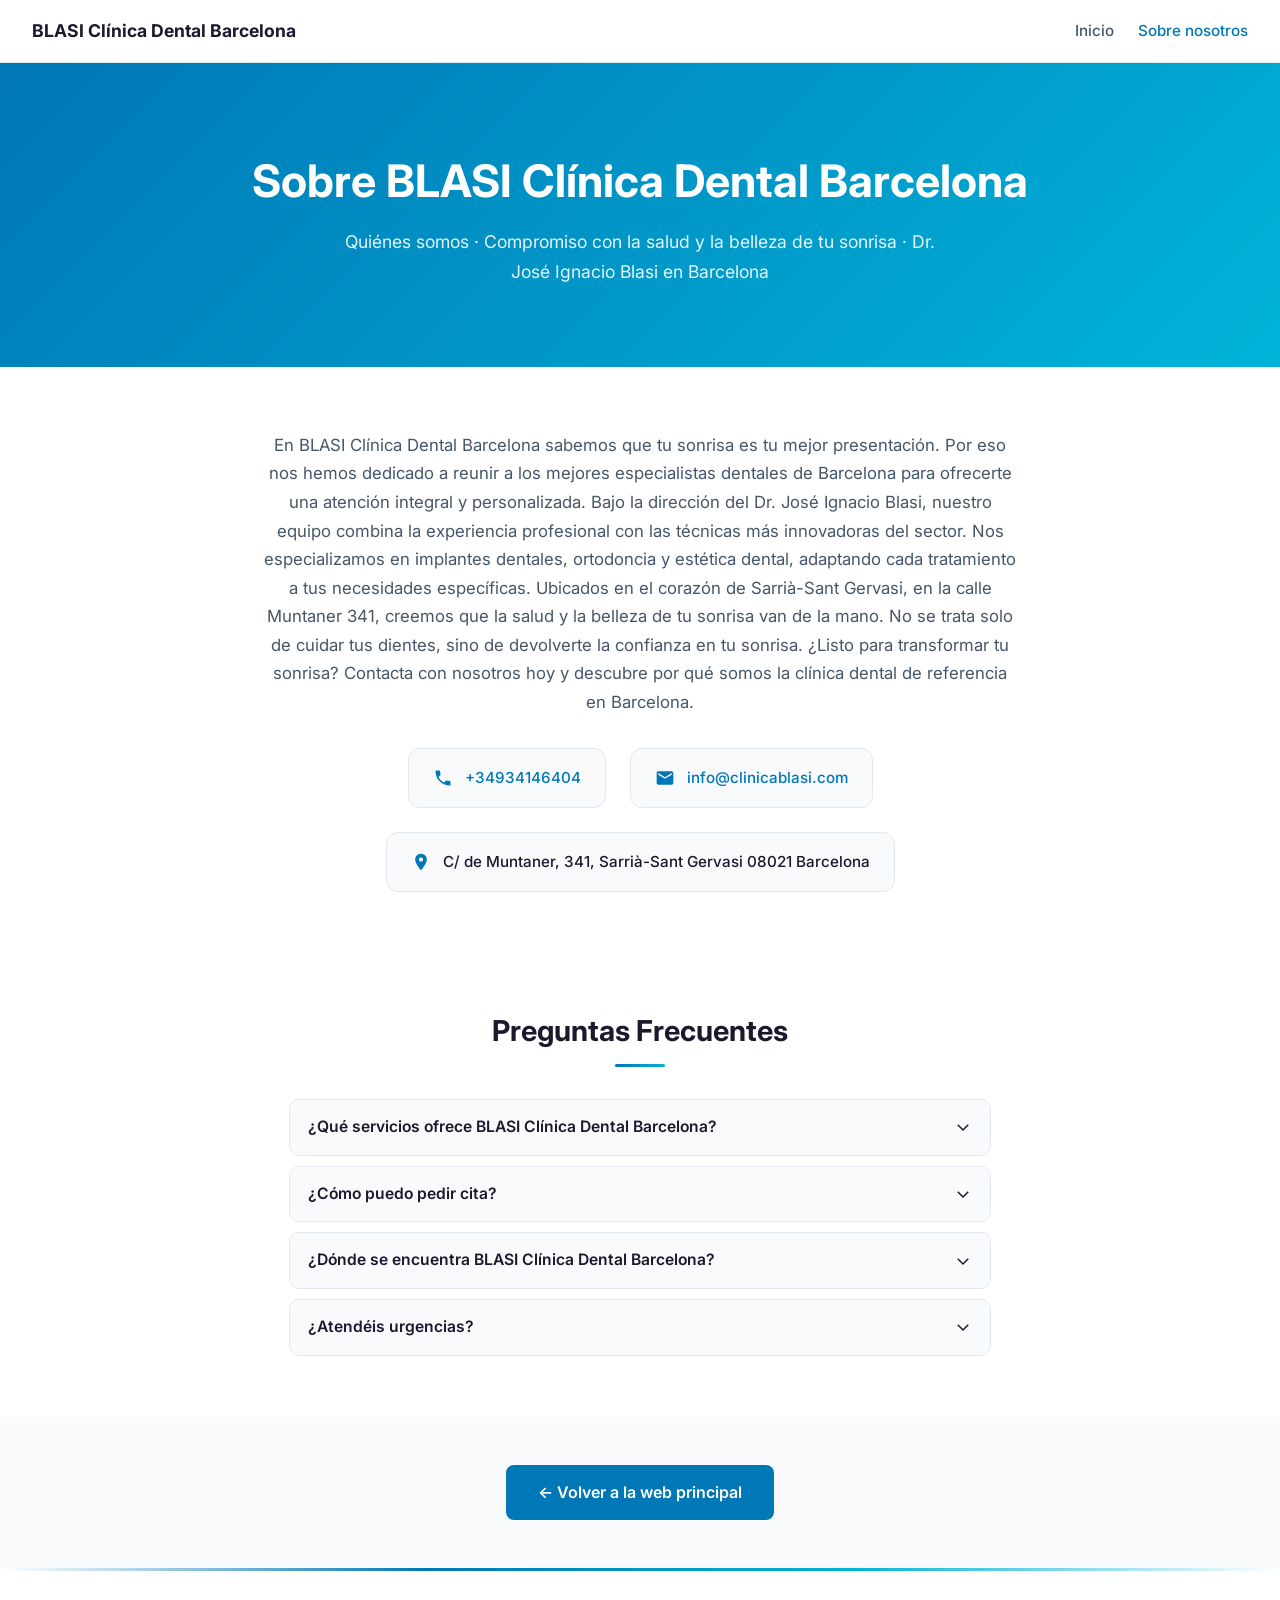
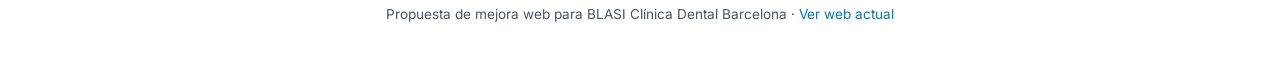
<file: nosotros.html>
<!DOCTYPE html>
<html lang="es">
<head>
<meta charset="UTF-8">
<meta name="viewport" content="width=device-width,initial-scale=1.0">
<title>Sobre BLASI Clínica Dental Barcelona | Barcelona</title>
<meta name="description" content="Conoce a BLASI Clínica Dental Barcelona en Barcelona. Quiénes somos, Compromiso con la salud y la belleza de tu sonrisa.">
<meta property="og:title" content="Sobre BLASI Clínica Dental Barcelona">
<meta property="og:type" content="website">
<meta property="og:locale" content="es_ES">
<meta name="robots" content="noindex,nofollow">
<link rel="preconnect" href="https://fonts.bunny.net" crossorigin>
<link href="https://fonts.bunny.net/css?family=inter:400,500,600,700&display=swap" rel="stylesheet">
<style>
*{margin:0;padding:0;box-sizing:border-box}
:root{--primary:#0077B6;--accent:#00B4D8;--text:#1a1a2e;--muted:#475569;--bg:#ffffff;--surface:#f8fafc;--border:#e2e8f0}
body{font-family:'Inter',system-ui,-apple-system,sans-serif;color:var(--text);line-height:1.7;background:var(--bg);-webkit-font-smoothing:antialiased}
a{color:var(--primary);text-decoration:none}
a:hover{text-decoration:underline}

/* NAV */
.kn-nav{background:var(--bg);border-bottom:1px solid var(--border);padding:1rem 2rem;display:flex;align-items:center;justify-content:space-between;position:sticky;top:0;z-index:100;backdrop-filter:blur(12px);background:rgba(255,255,255,0.9)}
.kn-nav-brand{font-weight:700;font-size:1.1rem;color:var(--text)}
.kn-nav-links{display:flex;gap:1.5rem;font-size:0.95rem}
.kn-nav-links a{color:var(--muted);font-weight:500;transition:color 0.2s}
.kn-nav-links a:hover,.kn-nav-links a.active{color:var(--primary);text-decoration:none}

/* HERO */
.kn-hero{background:linear-gradient(135deg,var(--primary),var(--accent));color:#fff;padding:clamp(3rem,8vw,5rem) 2rem;text-align:center}
.kn-hero h1{font-size:clamp(1.8rem,4vw,2.8rem);font-weight:700;margin-bottom:0.5rem}
.kn-hero p{font-size:1.1rem;opacity:0.9;max-width:600px;margin:0 auto}

/* ABOUT */
.kn-about{max-width:800px;margin:0 auto;padding:clamp(2.5rem,5vw,4rem) 1.5rem}
.kn-about p{font-size:1.05rem;color:var(--muted);text-align:center;margin-bottom:2rem}
.kn-contact-cards{display:flex;flex-wrap:wrap;justify-content:center;gap:1.5rem;margin-top:2rem}
.kn-card{display:flex;align-items:center;gap:0.75rem;padding:1rem 1.5rem;border:1px solid var(--border);border-radius:12px;background:var(--surface);transition:border-color 0.3s,box-shadow 0.3s}
.kn-card:hover{border-color:var(--primary);box-shadow:0 4px 12px rgba(0,0,0,0.06)}
.kn-card svg{flex-shrink:0;color:var(--primary)}
.kn-card span,.kn-card a{font-size:0.95rem;font-weight:500}

/* FAQ */
.kn-faq{max-width:750px;margin:0 auto;padding:clamp(2rem,4vw,3.5rem) 1.5rem}
.kn-faq h2{text-align:center;font-size:clamp(1.4rem,3vw,1.8rem);margin-bottom:0.5rem}
.kn-faq .sub{text-align:center;display:block;width:50px;height:3px;background:linear-gradient(90deg,var(--primary),var(--accent));margin:0 auto 2rem;border-radius:2px}
details{margin-bottom:10px;border:1px solid var(--border);border-radius:10px;overflow:hidden;transition:border-color 0.3s}
details[open]{border-color:var(--primary)}
summary{padding:14px 18px;cursor:pointer;font-weight:600;font-size:0.98rem;background:var(--surface);display:flex;justify-content:space-between;align-items:center;list-style:none;transition:background 0.2s}
summary:hover{background:#f1f5f9}
summary::-webkit-details-marker{display:none}
summary::marker{display:none}
summary svg{transition:transform 0.3s;flex-shrink:0;margin-left:12px}
details[open] summary svg{transform:rotate(180deg)}
.faq-answer{padding:0 18px 14px;color:var(--muted);font-size:0.95rem}

/* CTA */
.kn-cta{text-align:center;padding:clamp(2rem,4vw,3rem) 1.5rem;background:var(--surface)}
.kn-cta a{display:inline-block;padding:14px 32px;background:var(--primary);color:#fff;border-radius:8px;font-weight:600;font-size:1rem;transition:transform 0.2s,box-shadow 0.2s;text-decoration:none}
.kn-cta a:hover{transform:translateY(-2px);box-shadow:0 6px 20px rgba(0,0,0,0.15)}

/* FOOTER */
.kn-footer{text-align:center;padding:2rem;font-size:0.85rem;color:var(--muted);border-top:3px solid;border-image:linear-gradient(90deg,transparent,var(--primary),var(--accent),transparent) 1}

@media(max-width:600px){
  .kn-nav{padding:0.75rem 1rem}
  .kn-contact-cards{flex-direction:column;align-items:stretch}
}
</style>
</head>
<body>
<nav class="kn-nav">
  <span class="kn-nav-brand">BLASI Clínica Dental Barcelona</span>
  <div class="kn-nav-links">
    <a href="index.html">Inicio</a>
    <a href="nosotros.html" class="active">Sobre nosotros</a>
  </div>
</nav>

<div class="kn-hero">
  <h1>Sobre BLASI Clínica Dental Barcelona</h1>
  <p>Quiénes somos · Compromiso con la salud y la belleza de tu sonrisa · Dr. José Ignacio Blasi en Barcelona</p>
</div>

<section class="kn-about">
  <p>En BLASI Clínica Dental Barcelona sabemos que tu sonrisa es tu mejor presentación. Por eso nos hemos dedicado a reunir a los mejores especialistas dentales de Barcelona para ofrecerte una atención integral y personalizada.

Bajo la dirección del Dr. José Ignacio Blasi, nuestro equipo combina la experiencia profesional con las técnicas más innovadoras del sector. Nos especializamos en implantes dentales, ortodoncia y estética dental, adaptando cada tratamiento a tus necesidades específicas.

Ubicados en el corazón de Sarrià-Sant Gervasi, en la calle Muntaner 341, creemos que la salud y la belleza de tu sonrisa van de la mano. No se trata solo de cuidar tus dientes, sino de devolverte la confianza en tu sonrisa.

¿Listo para transformar tu sonrisa? Contacta con nosotros hoy y descubre por qué somos la clínica dental de referencia en Barcelona.</p>
  <div class="kn-contact-cards">
    <div class="kn-card"><svg width="20" height="20" fill="currentColor" viewBox="0 0 24 24"><path d="M6.62 10.79c1.44 2.83 3.76 5.14 6.59 6.59l2.2-2.2c.27-.27.67-.36 1.02-.24 1.12.37 2.33.57 3.57.57.55 0 1 .45 1 1V20c0 .55-.45 1-1 1-9.39 0-17-7.61-17-17 0-.55.45-1 1-1h3.5c.55 0 1 .45 1 1 0 1.25.2 2.45.57 3.57.11.35.03.74-.25 1.02l-2.2 2.2z"/></svg><a href="tel:+34934146404">+34934146404</a></div>
    <div class="kn-card"><svg width="20" height="20" fill="currentColor" viewBox="0 0 24 24"><path d="M20 4H4c-1.1 0-1.99.9-1.99 2L2 18c0 1.1.9 2 2 2h16c1.1 0 2-.9 2-2V6c0-1.1-.9-2-2-2zm0 4l-8 5-8-5V6l8 5 8-5v2z"/></svg><a href="mailto:info@clinicablasi.com">info@clinicablasi.com</a></div>
    <div class="kn-card"><svg width="20" height="20" fill="currentColor" viewBox="0 0 24 24"><path d="M12 2C8.13 2 5 5.13 5 9c0 5.25 7 13 7 13s7-7.75 7-13c0-3.87-3.13-7-7-7zm0 9.5c-1.38 0-2.5-1.12-2.5-2.5s1.12-2.5 2.5-2.5 2.5 1.12 2.5 2.5-1.12 2.5-2.5 2.5z"/></svg><span>C/ de Muntaner, 341, Sarrià-Sant Gervasi 08021 Barcelona</span></div>
  </div>
</section>

<section class="kn-faq">
  <h2>Preguntas Frecuentes</h2>
  <span class="sub"></span>
  
      <details>
        <summary>¿Qué servicios ofrece BLASI Clínica Dental Barcelona?<svg width="18" height="18" fill="none" stroke="currentColor" stroke-width="2" viewBox="0 0 24 24"><path d="M19 9l-7 7-7-7"/></svg></summary>
        <div class="faq-answer">BLASI Clínica Dental Barcelona ofrece una amplia gama de servicios de salud en Barcelona, incluyendo quiénes somos, compromiso con la salud y la belleza de tu sonrisa, dr. josé ignacio blasi. Nuestro equipo proporciona atención personalizada y de calidad.</div>
      </details>
      <details>
        <summary>¿Cómo puedo pedir cita?<svg width="18" height="18" fill="none" stroke="currentColor" stroke-width="2" viewBox="0 0 24 24"><path d="M19 9l-7 7-7-7"/></svg></summary>
        <div class="faq-answer">Puedes pedir cita en BLASI Clínica Dental Barcelona llamando al +34934146404 o en info@clinicablasi.com. Visita nuestra web para más información.</div>
      </details>
      <details>
        <summary>¿Dónde se encuentra BLASI Clínica Dental Barcelona?<svg width="18" height="18" fill="none" stroke="currentColor" stroke-width="2" viewBox="0 0 24 24"><path d="M19 9l-7 7-7-7"/></svg></summary>
        <div class="faq-answer">BLASI Clínica Dental Barcelona está en C/ de Muntaner, 341, Sarrià-Sant Gervasi 08021 Barcelona, Barcelona. Ofrecemos un entorno profesional y acogedor.</div>
      </details>
      <details>
        <summary>¿Atendéis urgencias?<svg width="18" height="18" fill="none" stroke="currentColor" stroke-width="2" viewBox="0 0 24 24"><path d="M19 9l-7 7-7-7"/></svg></summary>
        <div class="faq-answer">Para urgencias y disponibilidad, contacta directamente con BLASI Clínica Dental Barcelona llamando al +34934146404.</div>
      </details>
</section>

<div class="kn-cta">
  <a href="index.html">← Volver a la web principal</a>
</div>

<footer class="kn-footer">
  <p>Propuesta de mejora web para BLASI Clínica Dental Barcelona · <a href="https://clinicablasi.com" target="_blank" rel="noopener">Ver web actual</a></p>
</footer>
</body>
</html>
</file>
